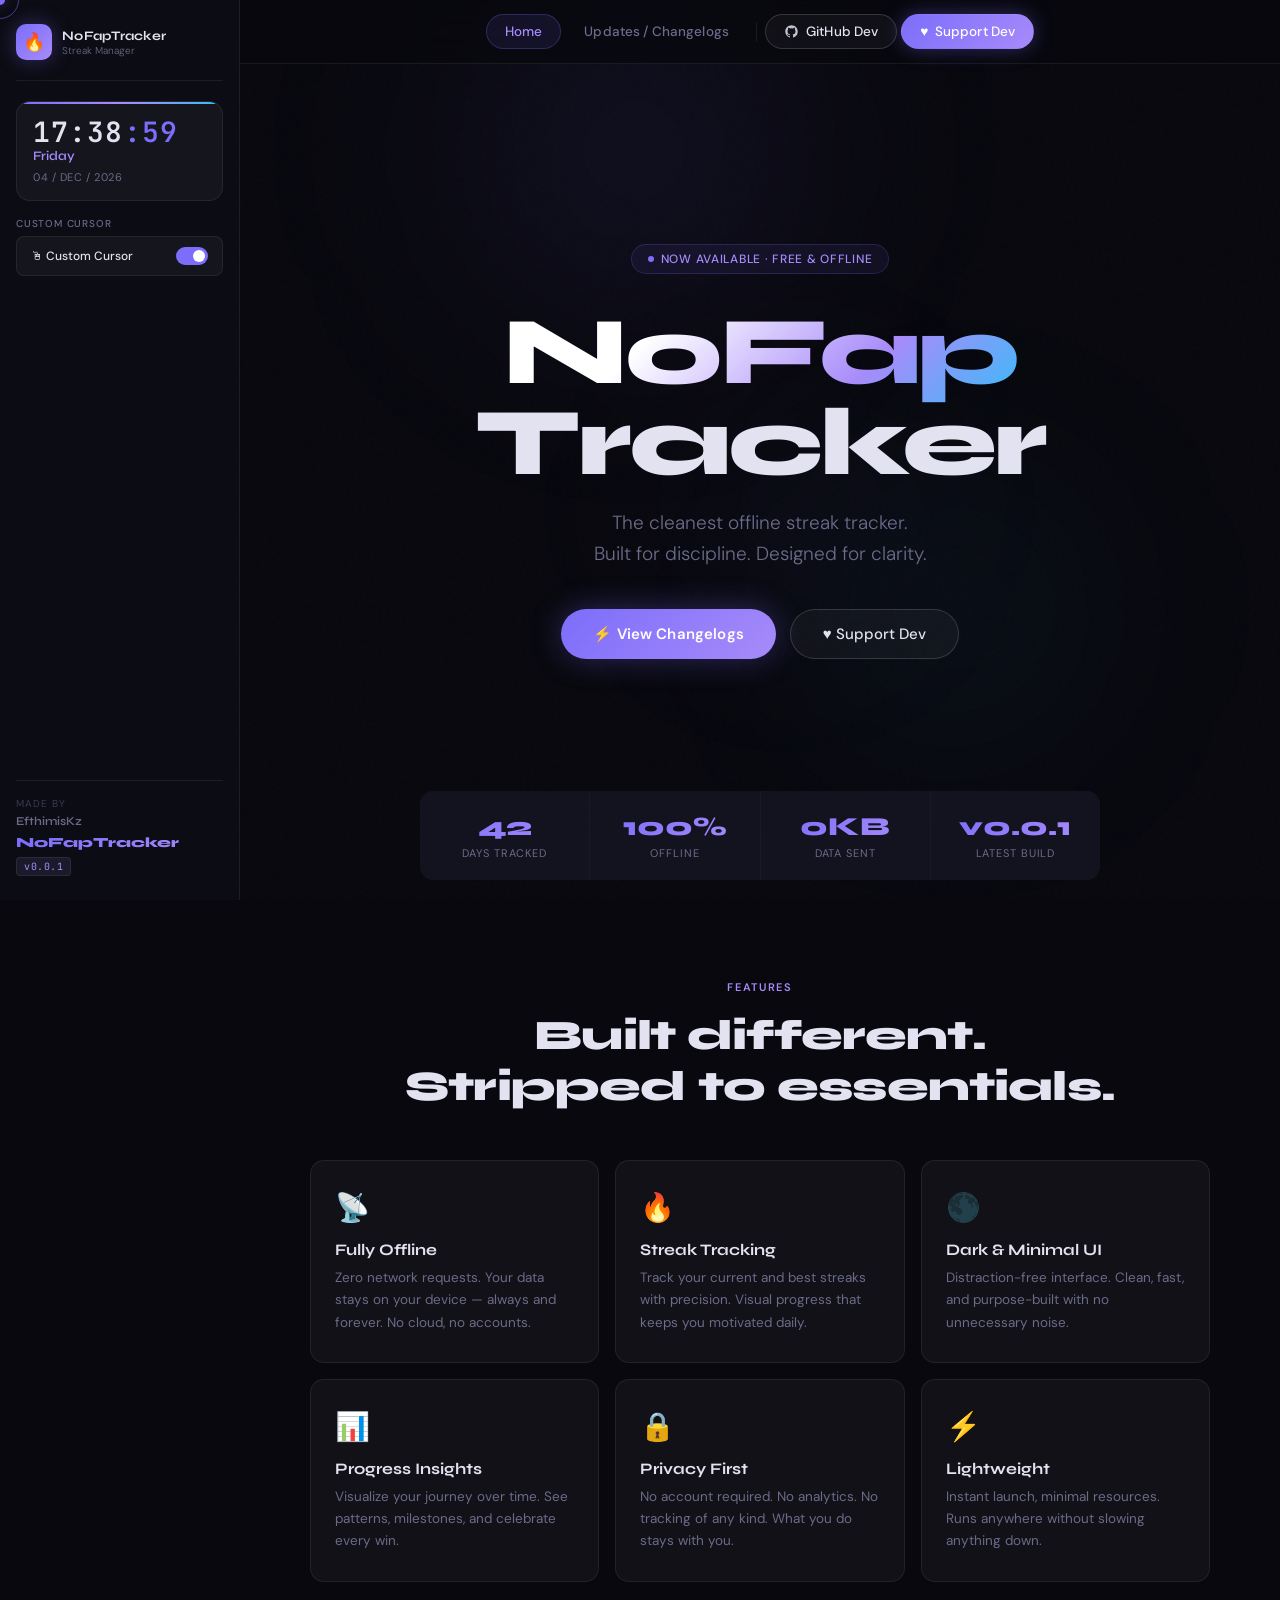
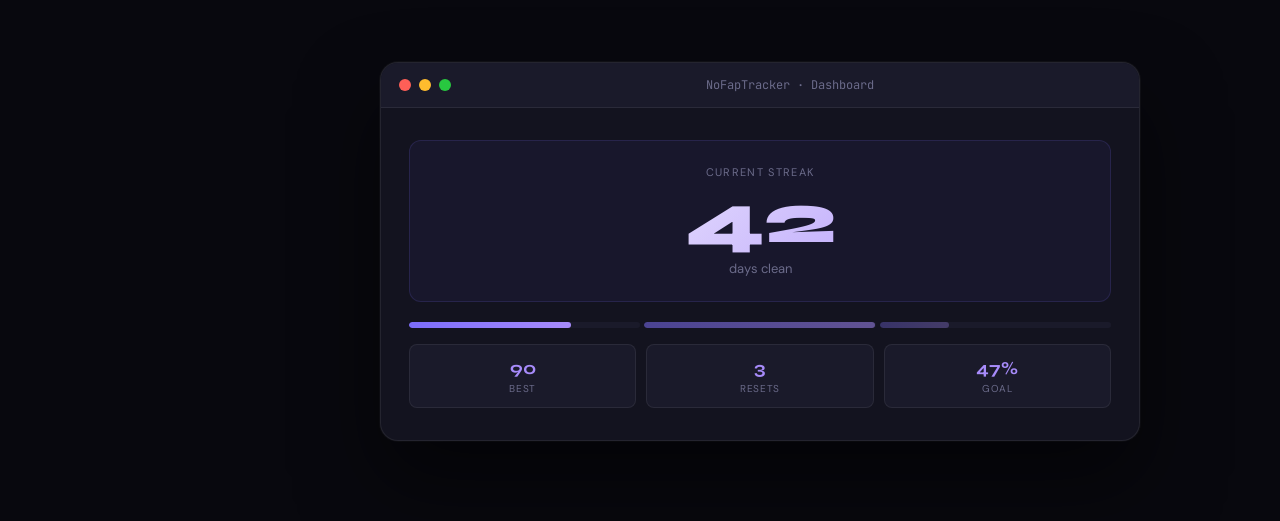
<file: index.html>
<!DOCTYPE html>
<html lang="en">
<head>
  <meta charset="UTF-8" />
  <meta name="viewport" content="width=device-width, initial-scale=1.0"/>
  <title>NoFapTracker — Offline Streak Tracker</title>

  <!-- Google Fonts -->
  <link rel="preconnect" href="https://fonts.googleapis.com"/>
  <link rel="preconnect" href="https://fonts.gstatic.com" crossorigin/>
  <link href="https://fonts.googleapis.com/css2?family=Syne:wght@400;600;700;800&family=DM+Sans:ital,opsz,wght@0,9..40,300;0,9..40,400;0,9..40,500;1,9..40,300&family=JetBrains+Mono:wght@400;500;600&display=swap" rel="stylesheet"/>

  <!-- Shared Styles -->
  <link rel="stylesheet" href="style.css"/>
</head>
<body>

  <!-- ── AMBIENT ORBS ── -->
  <div class="orb orb-1"></div>
  <div class="orb orb-2"></div>
  <div class="orb orb-3"></div>

  <!-- ── CUSTOM CURSOR ── -->
  <div id="cursor-dot"></div>
  <div id="cursor-ring"></div>

  <!-- ── MOBILE HAMBURGER ── -->
  <button class="hamburger" id="hamburger" aria-label="Menu">
    <span></span><span></span><span></span>
  </button>

  <!-- ══════════════════════════════════════════
       LEFT SIDEBAR
  ══════════════════════════════════════════ -->
  <aside id="sidebar">
    <div class="sidebar-brand">
      <div class="sidebar-brand-icon">🔥</div>
      <div>
        <div class="sidebar-brand-name">NoFapTracker</div>
        <div class="sidebar-brand-tag">Streak Manager</div>
      </div>
    </div>

    <div class="clock-widget">
      <div id="clock-time">
        <span id="clock-hm">00:00</span><span id="clock-seconds">:00</span>
      </div>
      <div id="clock-day">Monday</div>
      <div id="clock-date">01 / Jan / 2025</div>
    </div>

    <div class="cursor-toggle-wrap">
      <div class="cursor-toggle-label">Custom Cursor</div>
      <button id="cursor-toggle" class="active" aria-label="Toggle custom cursor">
        <span>🖱 Custom Cursor</span>
        <div class="toggle-pill"></div>
      </button>
    </div>

    <div class="sidebar-footer">
      <div class="sidebar-footer-made">Made by</div>
      <div class="sidebar-footer-maker">EfthimisKz</div>
      <div class="sidebar-footer-app">NoFapTracker</div>
      <span class="sidebar-footer-version">v0.0.1</span>
    </div>
  </aside>

  <!-- ══════════════════════════════════════════
       TOP NAVIGATION
  ══════════════════════════════════════════ -->
  <nav id="topnav">
    <div class="nav-links">

      <!-- Home — ACTIVE on this page -->
      <a href="index.html" class="nav-link active">Home</a>

      <!-- Changelog — links to separate page -->
      <a href="updates.html" class="nav-link">Updates / Changelogs</a>

      <div class="nav-divider"></div>

      <!-- GitHub Dev -->
      <a href="https://github.com/EfthimisKz"
         target="_blank" rel="noopener"
         class="nav-link github-link">
        <svg width="15" height="15" viewBox="0 0 24 24" fill="currentColor" xmlns="http://www.w3.org/2000/svg" aria-hidden="true">
          <path d="M12 2C6.477 2 2 6.484 2 12.017c0 4.425 2.865 8.18 6.839 9.504.5.092.682-.217.682-.483 0-.237-.008-.868-.013-1.703-2.782.605-3.369-1.343-3.369-1.343-.454-1.158-1.11-1.466-1.11-1.466-.908-.62.069-.608.069-.608 1.003.07 1.531 1.032 1.531 1.032.892 1.53 2.341 1.088 2.91.832.092-.647.35-1.088.636-1.338-2.22-.253-4.555-1.113-4.555-4.951 0-1.093.39-1.988 1.029-2.688-.103-.253-.446-1.272.098-2.65 0 0 .84-.27 2.75 1.026A9.564 9.564 0 0 1 12 6.844a9.59 9.59 0 0 1 2.504.337c1.909-1.296 2.747-1.027 2.747-1.027.546 1.379.202 2.398.1 2.651.64.7 1.028 1.595 1.028 2.688 0 3.848-2.339 4.695-4.566 4.943.359.309.678.92.678 1.855 0 1.338-.012 2.419-.012 2.747 0 .268.18.58.688.482A10.019 10.019 0 0 0 22 12.017C22 6.484 17.522 2 12 2z"/>
        </svg>
        GitHub Dev
      </a>

      <!-- Support Dev -->
      <a href="https://paypal.me/EfthimisKzou?locale.x=en_US&country=GR"
         target="_blank" rel="noopener"
         class="nav-link donate-link">
        ♥&nbsp; Support Dev
      </a>
    </div>
  </nav>

  <!-- ══════════════════════════════════════════
       MAIN CONTENT — HOME PAGE
  ══════════════════════════════════════════ -->
  <main id="main">
    <div id="page-home" class="page-content">

      <!-- ── HERO ── -->
      <div class="hero">
        <div class="hero-badge">
          <div class="hero-badge-dot"></div>
          Now Available · Free &amp; Offline
        </div>

        <h1 class="hero-title">
          <span class="hero-title-gradient">NoFap</span><br>Tracker
        </h1>

        <p class="hero-sub">
          The cleanest offline streak tracker.<br>
          Built for discipline. Designed for clarity.
        </p>

        <div class="hero-actions">
          <!-- ✅ FIX: Direct link to changelog.html -->
          <a href="updates.html" class="btn-primary">
            ⚡ View Changelogs
          </a>
          <a class="btn-secondary"
             href="https://paypal.me/EfthimisKzou?locale.x=en_US&country=GR"
             target="_blank" rel="noopener">
            ♥ Support Dev
          </a>
        </div>
      </div>

      <!-- ── STATS BAR ── -->
      <div class="stats-bar">
        <div class="stat-item">
          <div class="stat-num" id="stat-days">0</div>
          <div class="stat-label">Days Tracked</div>
        </div>
        <div class="stat-item">
          <div class="stat-num">100%</div>
          <div class="stat-label">Offline</div>
        </div>
        <div class="stat-item">
          <div class="stat-num">0KB</div>
          <div class="stat-label">Data Sent</div>
        </div>
        <div class="stat-item">
          <div class="stat-num" id="stat-ver">v0.0.1</div>
          <div class="stat-label">Latest Build</div>
        </div>
      </div>

      <!-- ── FEATURES ── -->
      <div class="section-label">Features</div>
      <h2 class="section-title">Built different.<br>Stripped to essentials.</h2>

      <div class="features-grid">
        <div class="feature-card" style="animation-delay:0.1s">
          <span class="feature-icon">📡</span>
          <div class="feature-title">Fully Offline</div>
          <div class="feature-desc">Zero network requests. Your data stays on your device — always and forever. No cloud, no accounts.</div>
        </div>
        <div class="feature-card" style="animation-delay:0.2s">
          <span class="feature-icon">🔥</span>
          <div class="feature-title">Streak Tracking</div>
          <div class="feature-desc">Track your current and best streaks with precision. Visual progress that keeps you motivated daily.</div>
        </div>
        <div class="feature-card" style="animation-delay:0.3s">
          <span class="feature-icon">🌑</span>
          <div class="feature-title">Dark &amp; Minimal UI</div>
          <div class="feature-desc">Distraction-free interface. Clean, fast, and purpose-built with no unnecessary noise.</div>
        </div>
        <div class="feature-card" style="animation-delay:0.4s">
          <span class="feature-icon">📊</span>
          <div class="feature-title">Progress Insights</div>
          <div class="feature-desc">Visualize your journey over time. See patterns, milestones, and celebrate every win.</div>
        </div>
        <div class="feature-card" style="animation-delay:0.5s">
          <span class="feature-icon">🔒</span>
          <div class="feature-title">Privacy First</div>
          <div class="feature-desc">No account required. No analytics. No tracking of any kind. What you do stays with you.</div>
        </div>
        <div class="feature-card" style="animation-delay:0.6s">
          <span class="feature-icon">⚡</span>
          <div class="feature-title">Lightweight</div>
          <div class="feature-desc">Instant launch, minimal resources. Runs anywhere without slowing anything down.</div>
        </div>
      </div>

      <!-- ── APP MOCKUP ── -->
      <div class="mockup-wrap">
        <div class="mockup-glow"></div>
        <div class="mockup-window">
          <div class="mockup-topbar">
            <div class="mockup-dot"></div>
            <div class="mockup-dot"></div>
            <div class="mockup-dot"></div>
            <div class="mockup-title">NoFapTracker · Dashboard</div>
          </div>
          <div class="mockup-body">
            <div class="app-streak">
              <div class="app-streak-label">Current Streak</div>
              <div class="app-streak-num" id="mockup-num">42</div>
              <div class="app-streak-unit">days clean</div>
            </div>
            <div class="app-progress-row">
              <div class="app-progress-bar"><div class="app-progress-fill" style="width:70%"></div></div>
              <div class="app-progress-bar"><div class="app-progress-fill" style="width:100%; opacity:0.5;"></div></div>
              <div class="app-progress-bar"><div class="app-progress-fill" style="width:30%; opacity:0.3;"></div></div>
            </div>
            <div class="app-mini-stats">
              <div class="app-mini-stat">
                <div class="app-mini-stat-val">90</div>
                <div class="app-mini-stat-label">Best</div>
              </div>
              <div class="app-mini-stat">
                <div class="app-mini-stat-val">3</div>
                <div class="app-mini-stat-label">Resets</div>
              </div>
              <div class="app-mini-stat">
                <div class="app-mini-stat-val">47%</div>
                <div class="app-mini-stat-label">Goal</div>
              </div>
            </div>
          </div>
        </div>
      </div>

    </div><!-- /page-content -->
  </main>

  <!-- Shared JS -->
  <script src="script.js"></script>
</body>
</html>
</file>
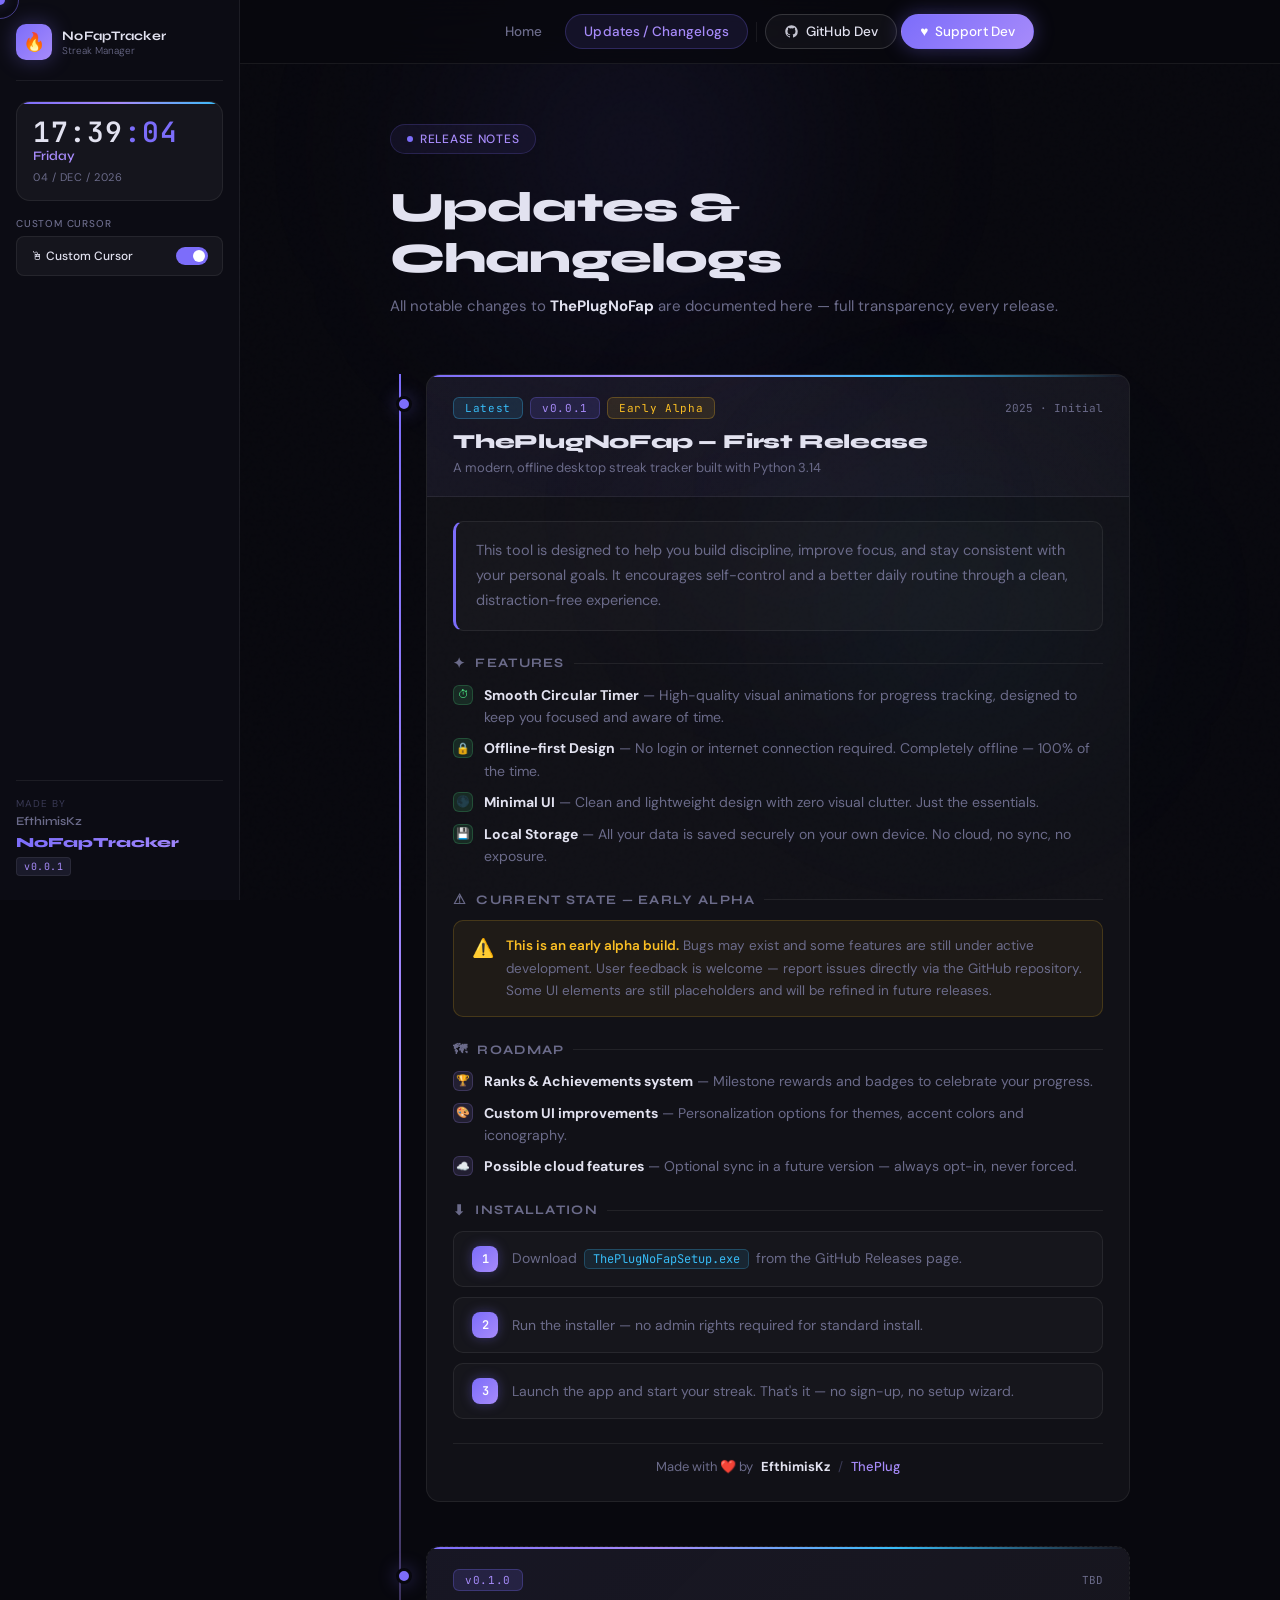
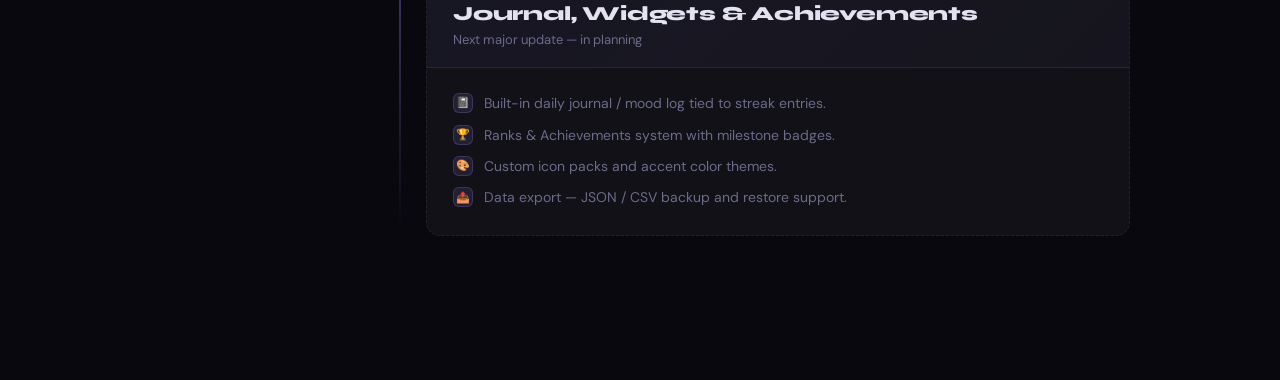
<file: updates.html>
<!DOCTYPE html>
<html lang="en">
<head>
  <meta charset="UTF-8" />
  <meta name="viewport" content="width=device-width, initial-scale=1.0"/>
  <title>Changelog — NoFapTracker</title>

  <!-- Google Fonts -->
  <link rel="preconnect" href="https://fonts.googleapis.com"/>
  <link rel="preconnect" href="https://fonts.gstatic.com" crossorigin/>
  <link href="https://fonts.googleapis.com/css2?family=Syne:wght@400;600;700;800&family=DM+Sans:ital,opsz,wght@0,9..40,300;0,9..40,400;0,9..40,500;1,9..40,300&family=JetBrains+Mono:wght@400;500;600&display=swap" rel="stylesheet"/>

  <!-- Shared Styles -->
  <link rel="stylesheet" href="style.css"/>
</head>
<body>

  <!-- ── AMBIENT ORBS ── -->
  <div class="orb orb-1"></div>
  <div class="orb orb-2"></div>
  <div class="orb orb-3"></div>

  <!-- ── CUSTOM CURSOR ── -->
  <div id="cursor-dot"></div>
  <div id="cursor-ring"></div>

  <!-- ── MOBILE HAMBURGER ── -->
  <button class="hamburger" id="hamburger" aria-label="Menu">
    <span></span><span></span><span></span>
  </button>

  <!-- ══════════════════════════════════════════
       LEFT SIDEBAR
  ══════════════════════════════════════════ -->
  <aside id="sidebar">
    <div class="sidebar-brand">
      <div class="sidebar-brand-icon">🔥</div>
      <div>
        <div class="sidebar-brand-name">NoFapTracker</div>
        <div class="sidebar-brand-tag">Streak Manager</div>
      </div>
    </div>

    <div class="clock-widget">
      <div id="clock-time">
        <span id="clock-hm">00:00</span><span id="clock-seconds">:00</span>
      </div>
      <div id="clock-day">Monday</div>
      <div id="clock-date">01 / Jan / 2025</div>
    </div>

    <div class="cursor-toggle-wrap">
      <div class="cursor-toggle-label">Custom Cursor</div>
      <button id="cursor-toggle" class="active" aria-label="Toggle custom cursor">
        <span>🖱 Custom Cursor</span>
        <div class="toggle-pill"></div>
      </button>
    </div>

    <div class="sidebar-footer">
      <div class="sidebar-footer-made">Made by</div>
      <div class="sidebar-footer-maker">EfthimisKz</div>
      <div class="sidebar-footer-app">NoFapTracker</div>
      <span class="sidebar-footer-version">v0.0.1</span>
    </div>
  </aside>

  <!-- ══════════════════════════════════════════
       TOP NAVIGATION
  ══════════════════════════════════════════ -->
  <nav id="topnav">
    <div class="nav-links">

      <!-- Home — links back -->
      <a href="index.html" class="nav-link">Home</a>

      <!-- Changelog — ACTIVE on this page -->
      <a href="updates.html" class="nav-link active">Updates / Changelogs</a>

      <div class="nav-divider"></div>

      <!-- GitHub Dev -->
      <a href="https://github.com/EfthimisKz"
         target="_blank" rel="noopener"
         class="nav-link github-link">
        <svg width="15" height="15" viewBox="0 0 24 24" fill="currentColor" xmlns="http://www.w3.org/2000/svg" aria-hidden="true">
          <path d="M12 2C6.477 2 2 6.484 2 12.017c0 4.425 2.865 8.18 6.839 9.504.5.092.682-.217.682-.483 0-.237-.008-.868-.013-1.703-2.782.605-3.369-1.343-3.369-1.343-.454-1.158-1.11-1.466-1.11-1.466-.908-.62.069-.608.069-.608 1.003.07 1.531 1.032 1.531 1.032.892 1.53 2.341 1.088 2.91.832.092-.647.35-1.088.636-1.338-2.22-.253-4.555-1.113-4.555-4.951 0-1.093.39-1.988 1.029-2.688-.103-.253-.446-1.272.098-2.65 0 0 .84-.27 2.75 1.026A9.564 9.564 0 0 1 12 6.844a9.59 9.59 0 0 1 2.504.337c1.909-1.296 2.747-1.027 2.747-1.027.546 1.379.202 2.398.1 2.651.64.7 1.028 1.595 1.028 2.688 0 3.848-2.339 4.695-4.566 4.943.359.309.678.92.678 1.855 0 1.338-.012 2.419-.012 2.747 0 .268.18.58.688.482A10.019 10.019 0 0 0 22 12.017C22 6.484 17.522 2 12 2z"/>
        </svg>
        GitHub Dev
      </a>

      <!-- Support Dev -->
      <a href="https://paypal.me/EfthimisKzou?locale.x=en_US&country=GR"
         target="_blank" rel="noopener"
         class="nav-link donate-link">
        ♥&nbsp; Support Dev
      </a>
    </div>
  </nav>

  <!-- ══════════════════════════════════════════
       MAIN CONTENT — CHANGELOG PAGE
  ══════════════════════════════════════════ -->
  <main id="main">
    <div id="page-changelog" class="page-content">

      <!-- ── HEADER ── -->
      <div class="changelog-header">
        <div class="hero-badge" style="animation:none; margin-bottom:16px;">
          <div class="hero-badge-dot"></div>
          Release Notes
        </div>
        <h1>Updates &amp; Changelogs</h1>
        <p>
          All notable changes to <strong style="color:var(--text);">ThePlugNoFap</strong>
          are documented here — full transparency, every release.
        </p>
      </div>

      <!-- ══════════════════════════════════════
           TIMELINE
      ══════════════════════════════════════ -->
      <div class="timeline">

        <!-- ─────────────────────────────────────
             v0.0.1 — FIRST RELEASE
        ───────────────────────────────────────── -->
        <div class="timeline-entry">
          <div class="version-card">

            <!-- Card header -->
            <div class="version-card-head">
              <div>
                <div class="version-meta">
                  <span class="version-tag latest">Latest</span>
                  <span class="version-tag">v0.0.1</span>
                  <span class="version-tag alpha">Early Alpha</span>
                </div>
                <div class="version-title">ThePlugNoFap — First Release</div>
                <div class="version-subtitle">
                  A modern, offline desktop streak tracker built with Python&nbsp;3.14
                </div>
              </div>
              <div class="version-date">2025 · Initial</div>
            </div>

            <!-- Card body -->
            <div class="version-card-body">

              <!-- Description -->
              <div class="cl-desc">
                This tool is designed to help you build discipline, improve focus, and stay
                consistent with your personal goals. It encourages self-control and a better
                daily routine through a clean, distraction-free experience.
              </div>

              <!-- ── FEATURES ── -->
              <div>
                <div class="cl-section-title">
                  <span class="cl-section-icon">✦</span>
                  Features
                </div>
                <ul class="cl-list">
                  <li>
                    <span class="cl-bullet feat">⏱</span>
                    <span>
                      <strong style="color:var(--text);">Smooth Circular Timer</strong>
                      — High-quality visual animations for progress tracking, designed to
                      keep you focused and aware of time.
                    </span>
                  </li>
                  <li>
                    <span class="cl-bullet feat">🔒</span>
                    <span>
                      <strong style="color:var(--text);">Offline-first Design</strong>
                      — No login or internet connection required. Completely offline — 100% of the time.
                    </span>
                  </li>
                  <li>
                    <span class="cl-bullet feat">🌑</span>
                    <span>
                      <strong style="color:var(--text);">Minimal UI</strong>
                      — Clean and lightweight design with zero visual clutter. Just the essentials.
                    </span>
                  </li>
                  <li>
                    <span class="cl-bullet feat">💾</span>
                    <span>
                      <strong style="color:var(--text);">Local Storage</strong>
                      — All your data is saved securely on your own device. No cloud, no sync, no exposure.
                    </span>
                  </li>
                </ul>
              </div>

              <!-- ── CURRENT STATE ── -->
              <div>
                <div class="cl-section-title">
                  <span class="cl-section-icon">⚠</span>
                  Current State — Early Alpha
                </div>
                <div class="state-banner">
                  <div class="state-banner-icon">⚠️</div>
                  <div class="state-banner-text">
                    <strong>This is an early alpha build.</strong> Bugs may exist and some
                    features are still under active development. User feedback is welcome —
                    report issues directly via the GitHub repository.
                    Some UI elements are still placeholders and will be refined in future releases.
                  </div>
                </div>
              </div>

              <!-- ── ROADMAP ── -->
              <div>
                <div class="cl-section-title">
                  <span class="cl-section-icon">🗺</span>
                  Roadmap
                </div>
                <ul class="cl-list">
                  <li>
                    <span class="cl-bullet road">🏆</span>
                    <span>
                      <strong style="color:var(--text);">Ranks &amp; Achievements system</strong>
                      — Milestone rewards and badges to celebrate your progress.
                    </span>
                  </li>
                  <li>
                    <span class="cl-bullet road">🎨</span>
                    <span>
                      <strong style="color:var(--text);">Custom UI improvements</strong>
                      — Personalization options for themes, accent colors and iconography.
                    </span>
                  </li>
                  <li>
                    <span class="cl-bullet road">☁️</span>
                    <span>
                      <strong style="color:var(--text);">Possible cloud features</strong>
                      — Optional sync in a future version — always opt-in, never forced.
                    </span>
                  </li>
                </ul>
              </div>

              <!-- ── INSTALLATION ── -->
              <div>
                <div class="cl-section-title">
                  <span class="cl-section-icon">⬇</span>
                  Installation
                </div>
                <div class="install-steps">
                  <div class="install-step">
                    <div class="install-step-num">1</div>
                    <span>
                      Download <span class="file-pill">ThePlugNoFapSetup.exe</span>
                      from the GitHub Releases page.
                    </span>
                  </div>
                  <div class="install-step">
                    <div class="install-step-num">2</div>
                    <span>Run the installer — no admin rights required for standard install.</span>
                  </div>
                  <div class="install-step">
                    <div class="install-step-num">3</div>
                    <span>
                      Launch the app and start your streak.
                      That's it — no sign-up, no setup wizard.
                    </span>
                  </div>
                </div>
              </div>

              <!-- ── MADE BY ── -->
              <div class="cl-made-by">
                <span>Made with ❤️ by</span>
                <strong>EfthimisKz</strong>
                <span style="color:var(--text-dim);">/</span>
                <a href="https://github.com/EfthimisKz" target="_blank" rel="noopener">ThePlug</a>
              </div>

            </div><!-- /version-card-body -->
          </div><!-- /version-card -->
        </div><!-- /timeline-entry -->

        <!-- ─────────────────────────────────────
             v0.1.0 — COMING SOON placeholder
        ───────────────────────────────────────── -->
        <div class="timeline-entry future">
          <div class="version-card">
            <div class="version-card-head">
              <div>
                <div class="version-meta">
                  <span class="version-tag">v0.1.0</span>
                </div>
                <div class="version-title">Journal, Widgets &amp; Achievements</div>
                <div class="version-subtitle">Next major update — in planning</div>
              </div>
              <div class="version-date">TBD</div>
            </div>
            <div class="version-card-body">
              <ul class="cl-list">
                <li>
                  <span class="cl-bullet road">📓</span>
                  <span>Built-in daily journal / mood log tied to streak entries.</span>
                </li>
                <li>
                  <span class="cl-bullet road">🏆</span>
                  <span>Ranks &amp; Achievements system with milestone badges.</span>
                </li>
                <li>
                  <span class="cl-bullet road">🎨</span>
                  <span>Custom icon packs and accent color themes.</span>
                </li>
                <li>
                  <span class="cl-bullet road">📤</span>
                  <span>Data export — JSON / CSV backup and restore support.</span>
                </li>
              </ul>
            </div>
          </div>
        </div><!-- /timeline-entry future -->

      </div><!-- /timeline -->
    </div><!-- /page-content -->
  </main>

  <!-- Shared JS -->
  <script src="script.js"></script>
</body>
</html>
</file>
<file: style.css>
/* ═══════════════════════════════════════════════════════════════
   NoFapTracker — Shared Stylesheet
   style.css · Used by index.html + changelog.html
═══════════════════════════════════════════════════════════════ */

/* ─────────────────────────────────────────────
   CSS CUSTOM PROPERTIES
───────────────────────────────────────────── */
:root {
  --bg:          #08080e;
  --bg2:         #0f0f18;
  --surface:     #13131f;
  --surface2:    #1a1a2a;
  --glass:       rgba(255,255,255,0.04);
  --glass-b:     rgba(255,255,255,0.08);
  --border:      rgba(255,255,255,0.07);
  --border-h:    rgba(255,255,255,0.15);
  --accent:      #7c6dfa;
  --accent2:     #a78bfa;
  --accent-glow: rgba(124,109,250,0.35);
  --teal:        #38bdf8;
  --teal-glow:   rgba(56,189,248,0.25);
  --text:        #e2e2f0;
  --text-muted:  #6b6b8a;
  --text-dim:    #3a3a55;
  --sidebar-w:   240px;
  --nav-h:       64px;
  --radius:      14px;
  --radius-sm:   8px;
  --transition:  0.35s cubic-bezier(0.4,0,0.2,1);
}

/* ─────────────────────────────────────────────
   RESET & BASE
───────────────────────────────────────────── */
*, *::before, *::after { margin:0; padding:0; box-sizing:border-box; }
html { scroll-behavior:smooth; }

body {
  font-family:'DM Sans', sans-serif;
  background:var(--bg);
  color:var(--text);
  min-height:100vh;
  overflow-x:hidden;
  cursor:none;
}

::-webkit-scrollbar { width:6px; }
::-webkit-scrollbar-track { background:var(--bg); }
::-webkit-scrollbar-thumb { background:var(--surface2); border-radius:99px; }
::-webkit-scrollbar-thumb:hover { background:var(--accent); }

a { color:inherit; text-decoration:none; }
button { font-family:inherit; cursor:none; }

/* ─────────────────────────────────────────────
   CUSTOM CURSOR
───────────────────────────────────────────── */
#cursor-dot {
  position:fixed;
  width:10px; height:10px;
  background:var(--accent);
  border-radius:50%;
  pointer-events:none;
  z-index:9999;
  transform:translate(-50%,-50%);
  transition:width 0.2s, height 0.2s, background 0.2s, box-shadow 0.2s;
  box-shadow:0 0 12px var(--accent-glow);
  will-change:transform;
}
#cursor-ring {
  position:fixed;
  width:38px; height:38px;
  border:1.5px solid rgba(124,109,250,0.5);
  border-radius:50%;
  pointer-events:none;
  z-index:9998;
  transform:translate(-50%,-50%);
  transition:width 0.35s ease, height 0.35s ease, border-color 0.35s ease, transform 0.08s linear;
  will-change:transform;
}
.cursor-trail {
  position:fixed;
  width:6px; height:6px;
  background:var(--accent);
  border-radius:50%;
  pointer-events:none;
  z-index:9996;
  transform:translate(-50%,-50%);
  opacity:0;
  transition:opacity 0.4s;
}

body.cursor-hover #cursor-dot {
  width:16px; height:16px;
  background:var(--accent2);
  box-shadow:0 0 24px var(--accent-glow);
}
body.cursor-hover #cursor-ring {
  width:56px; height:56px;
  border-color:rgba(167,139,250,0.6);
}
body.cursor-off { cursor:auto; }
body.cursor-off #cursor-dot,
body.cursor-off #cursor-ring,
body.cursor-off .cursor-trail { display:none; }

/* ─────────────────────────────────────────────
   NOISE TEXTURE OVERLAY
───────────────────────────────────────────── */
body::before {
  content:'';
  position:fixed; inset:0;
  background-image:url("data:image/svg+xml,%3Csvg viewBox='0 0 256 256' xmlns='http://www.w3.org/2000/svg'%3E%3Cfilter id='noise'%3E%3CfeTurbulence type='fractalNoise' baseFrequency='0.9' numOctaves='4' stitchTiles='stitch'/%3E%3C/filter%3E%3Crect width='100%25' height='100%25' filter='url(%23noise)' opacity='0.04'/%3E%3C/svg%3E");
  pointer-events:none;
  z-index:1;
  opacity:0.4;
}

/* ─────────────────────────────────────────────
   AMBIENT BACKGROUND ORBS
───────────────────────────────────────────── */
.orb {
  position:fixed;
  border-radius:50%;
  filter:blur(100px);
  pointer-events:none;
  z-index:0;
  animation:float 12s ease-in-out infinite;
}
.orb-1 {
  width:500px; height:500px;
  background:radial-gradient(circle, rgba(124,109,250,0.12), transparent 70%);
  top:-100px; left:30%;
  animation-delay:0s;
}
.orb-2 {
  width:400px; height:400px;
  background:radial-gradient(circle, rgba(56,189,248,0.08), transparent 70%);
  bottom:10%; right:10%;
  animation-delay:-5s;
}
.orb-3 {
  width:300px; height:300px;
  background:radial-gradient(circle, rgba(167,139,250,0.07), transparent 70%);
  top:40%; left:50%;
  animation-delay:-9s;
}
@keyframes float {
  0%,100% { transform:translateY(0) scale(1); }
  50%      { transform:translateY(-30px) scale(1.05); }
}

/* ─────────────────────────────────────────────
   LEFT SIDEBAR
───────────────────────────────────────────── */
#sidebar {
  position:fixed;
  left:0; top:0; bottom:0;
  width:var(--sidebar-w);
  background:rgba(13,13,22,0.85);
  backdrop-filter:blur(20px);
  -webkit-backdrop-filter:blur(20px);
  border-right:1px solid var(--border);
  display:flex;
  flex-direction:column;
  padding:24px 16px;
  z-index:100;
  gap:16px;
}

.sidebar-brand {
  display:flex;
  align-items:center;
  gap:10px;
  padding-bottom:20px;
  border-bottom:1px solid var(--border);
  margin-bottom:4px;
}
.sidebar-brand-icon {
  width:36px; height:36px;
  background:linear-gradient(135deg, var(--accent), var(--accent2));
  border-radius:10px;
  display:grid; place-items:center;
  font-size:18px;
  box-shadow:0 0 20px var(--accent-glow);
  flex-shrink:0;
}
.sidebar-brand-name {
  font-family:'Syne', sans-serif;
  font-weight:700; font-size:13px;
  letter-spacing:0.02em;
  color:var(--text);
}
.sidebar-brand-tag { font-size:10px; color:var(--text-muted); font-weight:300; }

/* Clock widget */
.clock-widget {
  background:var(--glass);
  border:1px solid var(--border);
  border-radius:var(--radius);
  padding:16px;
  position:relative;
  overflow:hidden;
}
.clock-widget::before {
  content:'';
  position:absolute;
  top:0; left:0; right:0;
  height:2px;
  background:linear-gradient(90deg, var(--accent), var(--accent2), var(--teal));
  border-radius:2px 2px 0 0;
}
#clock-time {
  font-family:'JetBrains Mono', monospace;
  font-size:28px; font-weight:600;
  color:var(--text);
  letter-spacing:0.04em;
  line-height:1;
}
#clock-seconds { color:var(--accent); }
#clock-date {
  font-size:11px; color:var(--text-muted);
  margin-top:6px;
  font-family:'DM Sans', sans-serif;
  letter-spacing:0.05em;
  text-transform:uppercase;
}
#clock-day {
  font-family:'Syne', sans-serif;
  font-weight:600; font-size:13px;
  color:var(--accent2);
  margin-top:2px;
}

/* Cursor toggle */
.cursor-toggle-wrap { display:flex; flex-direction:column; gap:6px; }
.cursor-toggle-label {
  font-size:10px; color:var(--text-muted);
  letter-spacing:0.08em;
  text-transform:uppercase;
  font-weight:500;
}
#cursor-toggle {
  display:flex; align-items:center; gap:10px;
  background:var(--glass);
  border:1px solid var(--border);
  border-radius:var(--radius-sm);
  padding:10px 14px;
  color:var(--text);
  font-size:12px; font-weight:500;
  transition:var(--transition);
  width:100%;
}
#cursor-toggle:hover { border-color:var(--border-h); background:var(--glass-b); }
.toggle-pill {
  width:32px; height:18px;
  background:var(--surface2);
  border-radius:99px;
  position:relative;
  transition:background 0.3s;
  flex-shrink:0;
  margin-left:auto;
}
.toggle-pill::after {
  content:'';
  position:absolute;
  width:12px; height:12px;
  background:white;
  border-radius:50%;
  top:3px; left:3px;
  transition:transform 0.3s, background 0.3s;
}
#cursor-toggle.active .toggle-pill { background:var(--accent); }
#cursor-toggle.active .toggle-pill::after { transform:translateX(14px); }

/* Sidebar footer */
.sidebar-footer {
  margin-top:auto;
  padding-top:16px;
  border-top:1px solid var(--border);
}
.sidebar-footer-made {
  font-size:10px; color:var(--text-dim);
  text-transform:uppercase; letter-spacing:0.1em;
  margin-bottom:4px;
}
.sidebar-footer-maker {
  font-family:'Syne', sans-serif;
  font-size:12px; font-weight:600;
  color:var(--text-muted);
}
.sidebar-footer-app {
  font-family:'Syne', sans-serif;
  font-size:14px; font-weight:800;
  color:var(--text);
  margin-top:6px;
  background:linear-gradient(90deg, var(--accent), var(--accent2));
  -webkit-background-clip:text;
  -webkit-text-fill-color:transparent;
  background-clip:text;
}
.sidebar-footer-version {
  display:inline-block;
  font-family:'JetBrains Mono', monospace;
  font-size:10px;
  background:var(--surface2);
  color:var(--accent2);
  border:1px solid var(--border);
  border-radius:4px;
  padding:2px 7px;
  margin-top:6px;
  letter-spacing:0.05em;
}

/* ─────────────────────────────────────────────
   TOP NAVIGATION
───────────────────────────────────────────── */
#topnav {
  position:fixed;
  top:0;
  left:var(--sidebar-w); right:0;
  height:var(--nav-h);
  display:flex;
  align-items:center;
  justify-content:center;
  background:rgba(8,8,14,0.7);
  backdrop-filter:blur(16px);
  -webkit-backdrop-filter:blur(16px);
  border-bottom:1px solid var(--border);
  z-index:99;
}
.nav-links {
  display:flex;
  align-items:center;
  gap:4px;
}
.nav-link {
  font-family:'DM Sans', sans-serif;
  font-size:13.5px; font-weight:500;
  color:var(--text-muted);
  padding:8px 18px;
  border-radius:99px;
  border:1px solid transparent;
  transition:var(--transition);
  position:relative;
  letter-spacing:0.01em;
}
.nav-link:hover {
  color:var(--text);
  border-color:var(--border);
  background:var(--glass);
}
.nav-link.active {
  background:rgba(124,109,250,0.1);
  border-color:rgba(124,109,250,0.25);
  color:var(--accent2);
}
.nav-link.donate-link {
  background:linear-gradient(135deg, var(--accent), var(--accent2));
  color:white;
  border-color:transparent;
  box-shadow:0 0 20px var(--accent-glow);
}
.nav-link.donate-link:hover {
  transform:translateY(-1px);
  box-shadow:0 0 30px var(--accent-glow);
}
.nav-link.github-link {
  display:inline-flex; align-items:center; gap:7px;
  background:var(--glass);
  color:var(--text);
  border:1px solid var(--border-h);
  transition:var(--transition);
}
.nav-link.github-link:hover {
  background:var(--glass-b);
  border-color:rgba(255,255,255,0.22);
  transform:translateY(-1px);
  color:#fff;
}
.nav-link.github-link svg { flex-shrink:0; opacity:0.85; transition:opacity 0.25s; }
.nav-link.github-link:hover svg { opacity:1; }
.nav-divider {
  width:1px; height:20px;
  background:var(--border);
  margin:0 4px;
  flex-shrink:0;
}

/* ─────────────────────────────────────────────
   MAIN CONTENT AREA
───────────────────────────────────────────── */
#main {
  margin-left:var(--sidebar-w);
  padding-top:var(--nav-h);
  min-height:100vh;
  position:relative;
  z-index:2;
}

/* Page fade-in on load */
.page-content {
  animation:pageFadeIn 0.45s cubic-bezier(0.4,0,0.2,1) both;
}
@keyframes pageFadeIn {
  from { opacity:0; transform:translateY(16px); }
  to   { opacity:1; transform:translateY(0); }
}

/* ─────────────────────────────────────────────
   HOME PAGE — HERO
───────────────────────────────────────────── */
#page-home {
  padding:80px 60px 80px;
  min-height:calc(100vh - var(--nav-h));
  display:flex;
  flex-direction:column;
  align-items:center;
}

.hero {
  text-align:center;
  max-width:760px;
  width:100%;
  padding:100px 0 60px;
}

.hero-badge {
  display:inline-flex; align-items:center; gap:7px;
  background:rgba(124,109,250,0.08);
  border:1px solid rgba(124,109,250,0.2);
  border-radius:99px;
  padding:6px 16px;
  font-size:12px; font-weight:500;
  color:var(--accent2);
  letter-spacing:0.06em; text-transform:uppercase;
  margin-bottom:32px;
  animation:slideDown 0.6s cubic-bezier(0.4,0,0.2,1) both;
}
.hero-badge-dot {
  width:6px; height:6px;
  background:var(--accent);
  border-radius:50%;
  animation:pulse 2s ease-in-out infinite;
}
@keyframes pulse {
  0%,100% { opacity:1; transform:scale(1); }
  50%      { opacity:0.5; transform:scale(1.4); }
}

.hero-title {
  font-family:'Syne', sans-serif;
  font-weight:800;
  font-size:clamp(52px,8vw,96px);
  line-height:0.95; letter-spacing:-0.03em;
  color:var(--text);
  animation:slideDown 0.7s 0.1s cubic-bezier(0.4,0,0.2,1) both;
}
.hero-title-gradient {
  background:linear-gradient(135deg, #fff 30%, var(--accent2) 70%, var(--teal));
  -webkit-background-clip:text;
  -webkit-text-fill-color:transparent;
  background-clip:text;
}

.hero-sub {
  font-size:clamp(15px,2vw,19px);
  color:var(--text-muted);
  margin-top:20px; font-weight:300; line-height:1.6;
  animation:slideDown 0.7s 0.2s cubic-bezier(0.4,0,0.2,1) both;
}

.hero-actions {
  display:flex; gap:14px; justify-content:center;
  margin-top:40px;
  animation:slideDown 0.7s 0.3s cubic-bezier(0.4,0,0.2,1) both;
  flex-wrap:wrap;
}

.btn-primary {
  display:inline-flex; align-items:center; gap:8px;
  background:linear-gradient(135deg, var(--accent), var(--accent2));
  color:white;
  padding:14px 32px;
  border-radius:99px;
  font-size:15px; font-weight:600;
  border:none;
  box-shadow:0 0 30px var(--accent-glow), 0 4px 20px rgba(0,0,0,0.4);
  transition:var(--transition);
  letter-spacing:0.01em;
  cursor:none;
}
.btn-primary:hover {
  transform:translateY(-2px);
  box-shadow:0 0 50px var(--accent-glow), 0 8px 30px rgba(0,0,0,0.5);
}
.btn-secondary {
  display:inline-flex; align-items:center; gap:8px;
  background:var(--glass); color:var(--text);
  padding:14px 32px;
  border-radius:99px;
  font-size:15px; font-weight:500;
  border:1px solid var(--border-h);
  transition:var(--transition);
}
.btn-secondary:hover { background:var(--glass-b); transform:translateY(-2px); }

@keyframes slideDown {
  from { opacity:0; transform:translateY(-20px); }
  to   { opacity:1; transform:translateY(0); }
}

/* Stats bar */
.stats-bar {
  display:flex; gap:1px;
  margin-top:72px;
  width:100%; max-width:680px;
  background:var(--border);
  border-radius:var(--radius); overflow:hidden;
  animation:fadeUp 0.7s 0.5s cubic-bezier(0.4,0,0.2,1) both;
}
@keyframes fadeUp {
  from { opacity:0; transform:translateY(20px); }
  to   { opacity:1; transform:translateY(0); }
}
.stat-item {
  flex:1; background:var(--surface);
  padding:20px; text-align:center;
  transition:background 0.3s;
}
.stat-item:hover { background:var(--surface2); }
.stat-num {
  font-family:'Syne', sans-serif;
  font-size:26px; font-weight:800;
  background:linear-gradient(135deg, var(--accent), var(--accent2));
  -webkit-background-clip:text;
  -webkit-text-fill-color:transparent;
  background-clip:text;
}
.stat-label {
  font-size:11px; color:var(--text-muted);
  margin-top:4px; text-transform:uppercase; letter-spacing:0.08em;
}

/* Features grid */
.section-label {
  font-size:11px; color:var(--accent2);
  text-transform:uppercase; letter-spacing:0.15em;
  font-weight:600; text-align:center;
  margin-top:100px; margin-bottom:16px;
}
.section-title {
  font-family:'Syne', sans-serif;
  font-weight:800;
  font-size:clamp(28px,4vw,42px);
  text-align:center; letter-spacing:-0.02em;
  margin-bottom:48px;
}
.features-grid {
  display:grid;
  grid-template-columns:repeat(auto-fit, minmax(240px, 1fr));
  gap:16px; width:100%; max-width:900px;
}
.feature-card {
  background:var(--glass);
  border:1px solid var(--border);
  border-radius:var(--radius);
  padding:28px 24px;
  transition:var(--transition);
  position:relative; overflow:hidden;
}
.feature-card::before {
  content:''; position:absolute; inset:0;
  background:linear-gradient(135deg, var(--accent-glow), transparent 60%);
  opacity:0; transition:opacity 0.4s;
}
.feature-card:hover::before { opacity:1; }
.feature-card:hover {
  border-color:var(--border-h);
  transform:translateY(-4px);
  box-shadow:0 20px 40px rgba(0,0,0,0.3);
}
.feature-icon { font-size:28px; margin-bottom:14px; display:block; }
.feature-title {
  font-family:'Syne', sans-serif;
  font-weight:700; font-size:16px;
  margin-bottom:8px; color:var(--text);
}
.feature-desc { font-size:13.5px; color:var(--text-muted); line-height:1.65; }

/* App Mockup */
.mockup-wrap {
  margin-top:80px; width:100%; max-width:760px;
  position:relative;
}
.mockup-glow {
  position:absolute;
  width:80%; height:60%;
  left:10%; top:20%;
  background:radial-gradient(ellipse, var(--accent-glow), transparent 70%);
  filter:blur(40px);
  pointer-events:none;
}
.mockup-window {
  background:var(--surface);
  border:1px solid var(--border);
  border-radius:18px; overflow:hidden;
  box-shadow:0 40px 80px rgba(0,0,0,0.5), 0 0 0 1px rgba(255,255,255,0.04);
  position:relative; z-index:1;
}
.mockup-topbar {
  background:var(--surface2);
  padding:14px 18px;
  display:flex; align-items:center; gap:8px;
  border-bottom:1px solid var(--border);
}
.mockup-dot { width:12px; height:12px; border-radius:50%; }
.mockup-dot:nth-child(1) { background:#ff5f57; }
.mockup-dot:nth-child(2) { background:#febc2e; }
.mockup-dot:nth-child(3) { background:#28c840; }
.mockup-title {
  flex:1; text-align:center;
  font-size:12px; color:var(--text-muted);
  font-family:'JetBrains Mono', monospace;
}
.mockup-body { padding:32px 28px; }
.app-streak {
  text-align:center; padding:24px;
  background:rgba(124,109,250,0.06);
  border:1px solid rgba(124,109,250,0.15);
  border-radius:12px; margin-bottom:20px;
}
.app-streak-label {
  font-size:11px; text-transform:uppercase;
  letter-spacing:0.12em; color:var(--text-muted);
}
.app-streak-num {
  font-family:'Syne', sans-serif;
  font-size:72px; font-weight:800; line-height:1.1;
  background:linear-gradient(135deg, #fff, var(--accent2));
  -webkit-background-clip:text; -webkit-text-fill-color:transparent;
  background-clip:text;
  animation:countUp 2s ease-out both;
}
@keyframes countUp {
  from { opacity:0; transform:scale(0.8); }
  to   { opacity:1; transform:scale(1); }
}
.app-streak-unit { font-size:13px; color:var(--text-muted); margin-top:2px; }
.app-progress-row { display:flex; gap:4px; margin-bottom:16px; }
.app-progress-bar {
  height:6px; border-radius:99px; flex:1;
  background:var(--surface2); overflow:hidden;
}
.app-progress-fill {
  height:100%; border-radius:99px;
  background:linear-gradient(90deg, var(--accent), var(--accent2));
  animation:fillAnim 1.5s 0.5s ease-out both;
  transform-origin:left;
}
@keyframes fillAnim {
  from { transform:scaleX(0); }
  to   { transform:scaleX(1); }
}
.app-mini-stats { display:grid; grid-template-columns:1fr 1fr 1fr; gap:10px; }
.app-mini-stat {
  background:var(--surface2); border:1px solid var(--border);
  border-radius:8px; padding:12px; text-align:center;
}
.app-mini-stat-val {
  font-family:'Syne', sans-serif;
  font-weight:700; font-size:18px; color:var(--accent2);
}
.app-mini-stat-label {
  font-size:10px; color:var(--text-muted);
  text-transform:uppercase; letter-spacing:0.06em; margin-top:3px;
}

/* ─────────────────────────────────────────────
   CHANGELOG PAGE
───────────────────────────────────────────── */
#page-changelog {
  padding:60px 60px 100px;
  max-width:860px;
  margin:0 auto;
}
.changelog-header { margin-bottom:56px; }
.changelog-header h1 {
  font-family:'Syne', sans-serif;
  font-weight:800; font-size:42px;
  letter-spacing:-0.02em; margin-top:12px;
}
.changelog-header p {
  font-size:15px; color:var(--text-muted);
  margin-top:10px; line-height:1.6;
}

/* Timeline spine */
.timeline { position:relative; padding-left:36px; }
.timeline::before {
  content:'';
  position:absolute;
  left:9px; top:0; bottom:0; width:2px;
  background:linear-gradient(to bottom, var(--accent), var(--accent2), transparent);
}
.timeline-entry { position:relative; margin-bottom:44px; }
.timeline-entry::before {
  content:'';
  position:absolute;
  left:-30px; top:22px;
  width:16px; height:16px;
  border-radius:50%;
  background:var(--accent);
  box-shadow:0 0 18px var(--accent-glow);
  border:3px solid var(--bg);
}

/* Version card */
.version-card {
  background:var(--glass);
  border:1px solid var(--border);
  border-radius:var(--radius);
  overflow:hidden; transition:var(--transition);
}
.version-card:hover {
  border-color:var(--border-h);
  transform:translateX(5px);
  box-shadow:0 12px 40px rgba(0,0,0,0.3);
}
.version-card-head {
  display:flex; align-items:flex-start;
  justify-content:space-between; flex-wrap:wrap; gap:12px;
  padding:22px 26px 18px;
  border-bottom:1px solid var(--border);
  background:linear-gradient(135deg, rgba(124,109,250,0.06), rgba(167,139,250,0.03));
  position:relative; overflow:hidden;
}
.version-card-head::before {
  content:'';
  position:absolute; top:0; left:0; right:0; height:2px;
  background:linear-gradient(90deg, var(--accent), var(--accent2), var(--teal), transparent);
}
.version-tag {
  font-family:'JetBrains Mono', monospace; font-size:11px;
  background:rgba(124,109,250,0.15); color:var(--accent2);
  border:1px solid rgba(124,109,250,0.28);
  border-radius:6px; padding:3px 11px; letter-spacing:0.06em;
}
.version-tag.latest {
  background:rgba(56,189,248,0.12); color:var(--teal);
  border-color:rgba(56,189,248,0.3);
}
.version-tag.alpha {
  background:rgba(251,191,36,0.1); color:#fbbf24;
  border-color:rgba(251,191,36,0.25);
}
.version-meta { display:flex; gap:7px; align-items:center; flex-wrap:wrap; }
.version-title {
  font-family:'Syne', sans-serif;
  font-weight:800; font-size:20px; color:var(--text);
  margin-top:10px; letter-spacing:-0.01em;
}
.version-subtitle { font-size:13px; color:var(--text-muted); margin-top:4px; line-height:1.5; }
.version-date {
  font-size:11px; color:var(--text-muted);
  font-family:'JetBrains Mono', monospace;
  align-self:flex-start; padding-top:4px; white-space:nowrap;
}
.version-card-body { padding:24px 26px 26px; display:flex; flex-direction:column; gap:24px; }

.cl-desc {
  font-size:14.5px; color:var(--text-muted); line-height:1.75;
  padding:16px 20px;
  background:rgba(255,255,255,0.025);
  border:1px solid var(--border);
  border-radius:10px; border-left:3px solid var(--accent);
}
.cl-section-title {
  display:flex; align-items:center; gap:9px;
  font-family:'Syne', sans-serif; font-weight:700; font-size:13px;
  text-transform:uppercase; letter-spacing:0.1em;
  color:var(--text-muted); margin-bottom:12px;
}
.cl-section-title::after { content:''; flex:1; height:1px; background:var(--border); }
.cl-section-icon { font-size:14px; }
.cl-list { list-style:none; display:flex; flex-direction:column; gap:9px; }
.cl-list li {
  display:flex; align-items:flex-start;
  gap:11px; font-size:14px; line-height:1.6; color:var(--text-muted);
}
.cl-bullet {
  display:inline-flex; align-items:center; justify-content:center;
  width:20px; height:20px; border-radius:6px;
  font-size:11px; flex-shrink:0; margin-top:1px;
}
.cl-bullet.feat { background:rgba(74,222,128,0.12); color:#4ade80; border:1px solid rgba(74,222,128,0.2); }
.cl-bullet.warn { background:rgba(251,191,36,0.12);  color:#fbbf24; border:1px solid rgba(251,191,36,0.2); }
.cl-bullet.road { background:rgba(167,139,250,0.12); color:var(--accent2); border:1px solid rgba(167,139,250,0.2); }
.cl-bullet.step { background:rgba(56,189,248,0.12);  color:var(--teal);    border:1px solid rgba(56,189,248,0.2); }
.cl-bullet.note { background:rgba(248,113,113,0.12); color:#f87171; border:1px solid rgba(248,113,113,0.2); }

.install-steps { display:flex; flex-direction:column; gap:10px; }
.install-step {
  display:flex; align-items:center; gap:14px;
  background:rgba(255,255,255,0.025);
  border:1px solid var(--border); border-radius:10px;
  padding:14px 18px; font-size:14px; color:var(--text-muted);
  transition:border-color 0.25s, background 0.25s;
}
.install-step:hover { border-color:var(--border-h); background:rgba(255,255,255,0.04); }
.install-step-num {
  width:26px; height:26px; border-radius:8px;
  background:linear-gradient(135deg, var(--accent), var(--accent2));
  display:grid; place-items:center;
  font-family:'JetBrains Mono', monospace;
  font-size:12px; font-weight:600; color:white; flex-shrink:0;
  box-shadow:0 0 12px var(--accent-glow);
}
.file-pill {
  display:inline-block;
  font-family:'JetBrains Mono', monospace; font-size:12px;
  background:rgba(56,189,248,0.1); color:var(--teal);
  border:1px solid rgba(56,189,248,0.25);
  border-radius:5px; padding:1px 8px; margin:0 3px;
}
.state-banner {
  display:flex; align-items:flex-start; gap:12px;
  background:rgba(251,191,36,0.06);
  border:1px solid rgba(251,191,36,0.18);
  border-radius:10px; padding:14px 18px;
}
.state-banner-icon { font-size:18px; flex-shrink:0; margin-top:1px; }
.state-banner-text { font-size:13.5px; color:var(--text-muted); line-height:1.65; }
.state-banner-text strong { color:#fbbf24; font-weight:600; }
.cl-made-by {
  display:flex; align-items:center; justify-content:center;
  gap:8px; padding:14px 0 0;
  border-top:1px solid var(--border);
  font-size:13px; color:var(--text-muted);
}
.cl-made-by strong { color:var(--text); }
.cl-made-by a { color:var(--accent2); font-weight:500; transition:color 0.2s; }
.cl-made-by a:hover { color:#fff; }
.timeline-entry.future { opacity:0.42; }
.timeline-entry.future .version-card { border-style:dashed; }

/* ─────────────────────────────────────────────
   MOBILE HAMBURGER
───────────────────────────────────────────── */
.hamburger {
  display:none;
  position:fixed; top:14px; right:16px;
  z-index:200;
  background:var(--glass); border:1px solid var(--border);
  border-radius:8px;
  width:40px; height:40px;
  align-items:center; justify-content:center;
  flex-direction:column; gap:5px; padding:10px;
  cursor:none;
}
.hamburger span {
  display:block; width:18px; height:2px;
  background:var(--text); border-radius:2px; transition:0.3s;
}

/* ─────────────────────────────────────────────
   RESPONSIVE
───────────────────────────────────────────── */
@media (max-width:768px) {
  :root { --sidebar-w:0px; }

  #sidebar {
    transform:translateX(-240px);
    width:240px;
    transition:transform 0.35s ease;
    z-index:200;
  }
  #sidebar.open { transform:translateX(0); }
  #topnav { left:0; }
  .hamburger { display:flex; }
  #main { margin-left:0; }

  #page-home { padding:40px 24px 60px; }
  .hero { padding:60px 0 40px; }
  #page-changelog { padding:40px 24px 80px; }
  .features-grid { grid-template-columns:1fr; }
  .stats-bar { flex-direction:column; gap:1px; }
}
</file>
